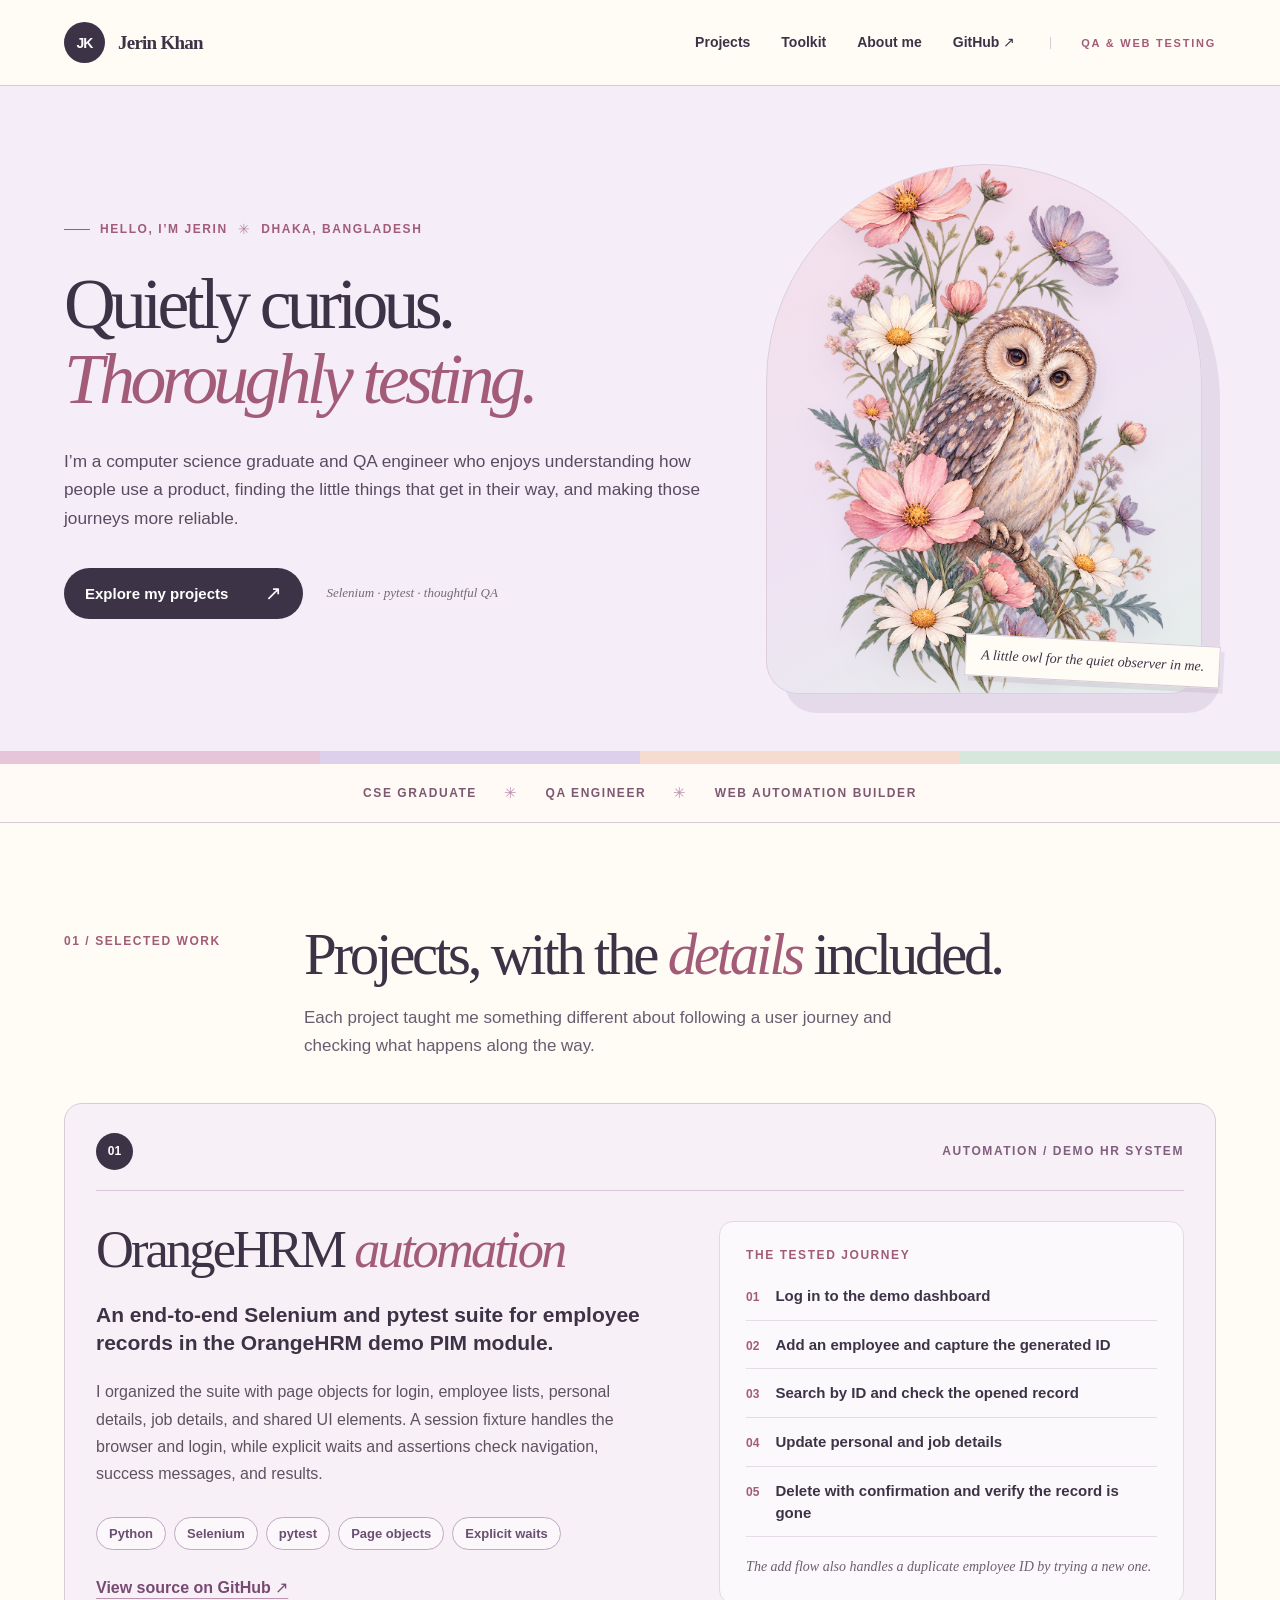
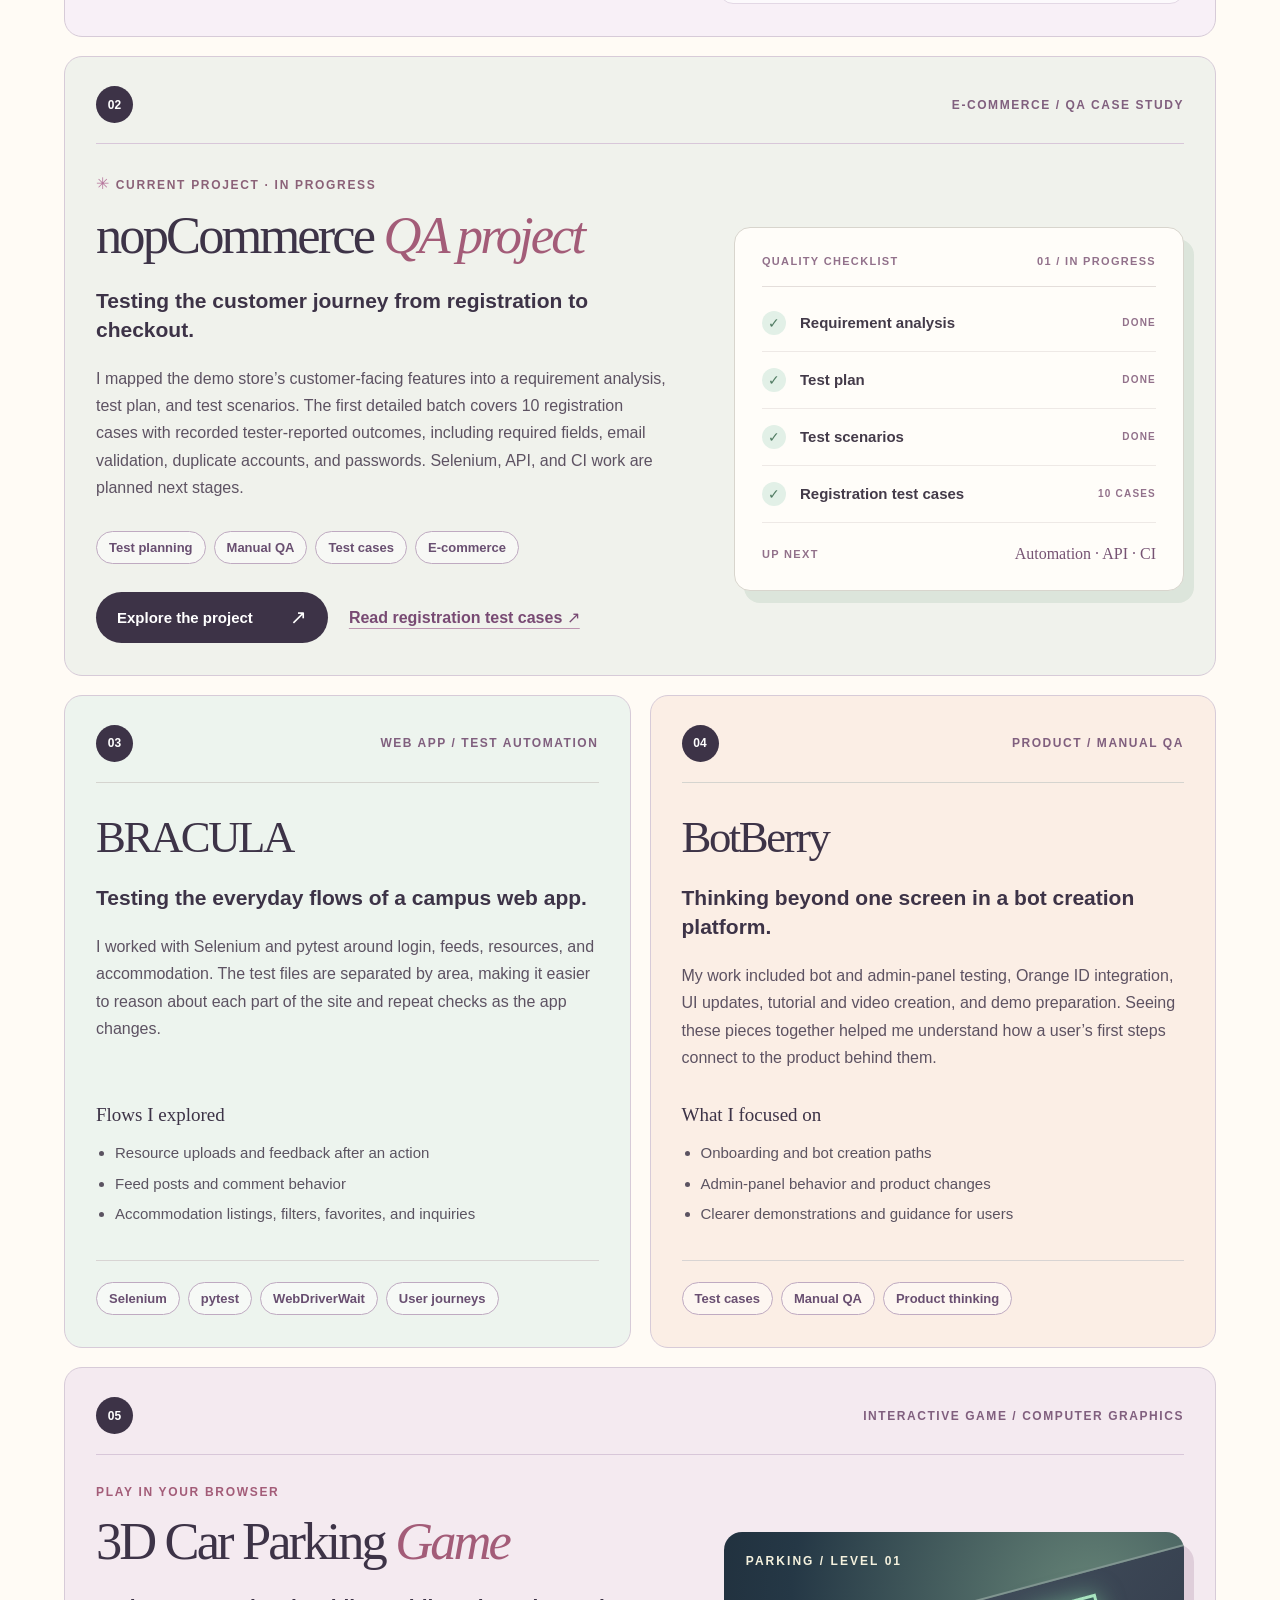
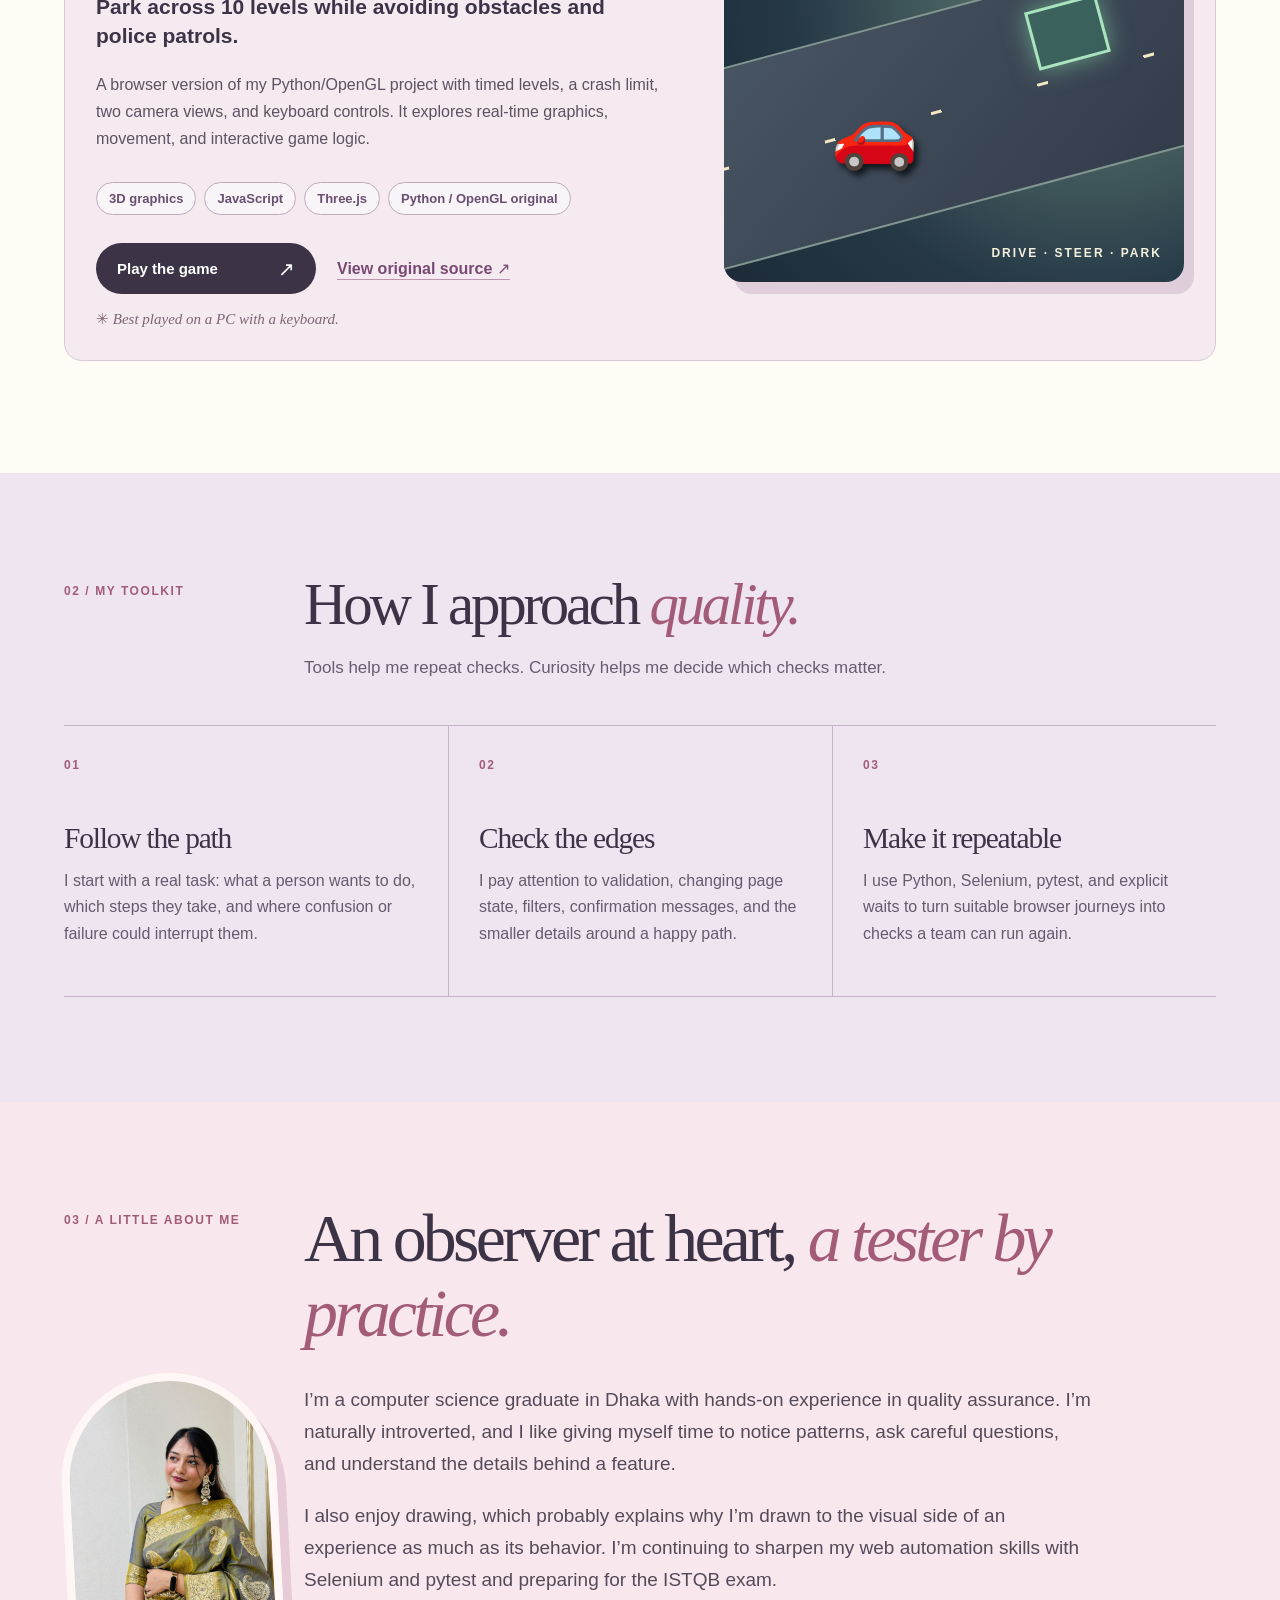
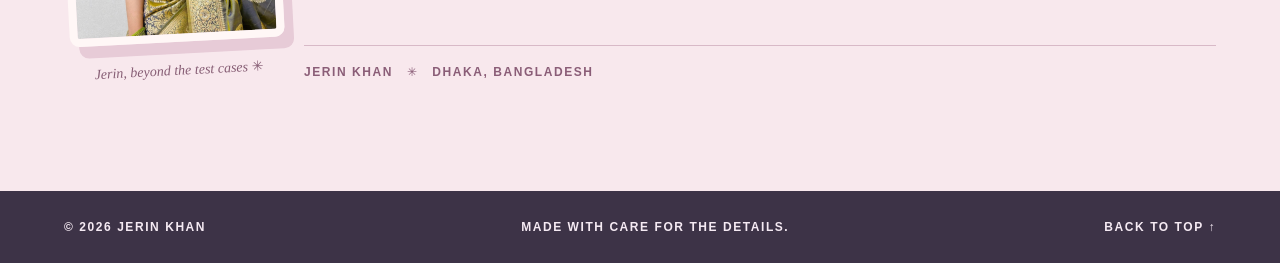
<file: index.html>
<!doctype html>
<html lang="en">
  <head>
    <meta charset="utf-8">
    <meta name="viewport" content="width=device-width, initial-scale=1">
    <meta name="theme-color" content="#f5eef8">
    <meta name="description" content="Jerin Khan is a computer science graduate and QA engineer in Dhaka. Explore her Selenium and pytest automation, web testing projects, and thoughtful approach to quality.">
    <title>Jerin Khan | QA & Web Testing</title>
    <link rel="icon" type="image/svg+xml" href="data:image/svg+xml,%3Csvg xmlns='http://www.w3.org/2000/svg' viewBox='0 0 64 64'%3E%3Crect width='64' height='64' rx='16' fill='%23ead8ef'/%3E%3Cpath d='M14 22Q32 6 50 22v21Q32 58 14 43z' fill='%236f557b'/%3E%3Ccircle cx='24' cy='30' r='8' fill='%23fff7ee'/%3E%3Ccircle cx='40' cy='30' r='8' fill='%23fff7ee'/%3E%3Ccircle cx='24' cy='30' r='3' fill='%233a3044'/%3E%3Ccircle cx='40' cy='30' r='3' fill='%233a3044'/%3E%3Cpath d='M28 41l4 5 4-5z' fill='%23f4ad91'/%3E%3C/svg%3E">
    <link rel="stylesheet" href="styles.css">
  </head>
  <body>
    <a class="skip-link" href="#main">Skip to content</a>
    <div class="site-shell" id="top">
      <header class="site-header">
        <a class="wordmark" href="#top" aria-label="Jerin Khan, back to top"><span class="wordmark-initials">JK</span><span>Jerin Khan</span></a>
        <nav aria-label="Main navigation">
          <a href="#work">Projects</a>
          <a href="#toolkit">Toolkit</a>
          <a href="#about">About me</a>
          <a href="https://github.com/Jerin022846" target="_blank" rel="noopener noreferrer">GitHub ↗</a>
        </nav>
        <span class="header-descriptor">QA & WEB TESTING</span>
      </header>

      <main id="main">
        <section class="hero" aria-labelledby="hero-title">
          <div class="hero-copy">
            <p class="eyebrow"><span class="eyebrow-line" aria-hidden="true"></span> HELLO, I’M JERIN <span class="eyebrow-star" aria-hidden="true">✳</span> DHAKA, BANGLADESH</p>
            <h1 id="hero-title">Quietly curious.<br><em>Thoroughly testing.</em></h1>
            <p class="hero-intro">I’m a computer science graduate and QA engineer who enjoys understanding how people use a product, finding the little things that get in their way, and making those journeys more reliable.</p>
            <div class="hero-actions"><a class="button-primary" href="#work">Explore my projects <span aria-hidden="true">↗</span></a><span class="hero-side-note">Selenium · pytest · thoughtful QA</span></div>
          </div>
          <div class="hero-art">
            <div class="art-frame"><img src="owl-flowers.png" width="1024" height="1536" alt="A gentle illustrated owl perched among pastel flowers"></div>
            <p class="art-caption">A little owl for the quiet observer in me.</p>
          </div>
        </section>

        <section class="intro-strip" aria-label="At a glance"><span>CSE GRADUATE</span><span class="strip-separator" aria-hidden="true">✳</span><span>QA ENGINEER</span><span class="strip-separator" aria-hidden="true">✳</span><span>WEB AUTOMATION BUILDER</span></section>

        <section class="work section-wrap" id="work" aria-labelledby="work-title">
          <div class="section-heading"><p class="section-kicker">01 / SELECTED WORK</p><div><h2 id="work-title">Projects, with the <em>details</em> included.</h2><p>Each project taught me something different about following a user journey and checking what happens along the way.</p></div></div>

          <article class="case-study case-featured" aria-labelledby="orange-title">
            <div class="case-header"><span class="case-index">01</span><span class="case-type">AUTOMATION / DEMO HR SYSTEM</span></div>
            <div class="case-featured-grid">
              <div class="case-summary"><h3 id="orange-title">OrangeHRM <em>automation</em></h3><p class="case-lead">An end-to-end Selenium and pytest suite for employee records in the OrangeHRM demo PIM module.</p><p>I organized the suite with page objects for login, employee lists, personal details, job details, and shared UI elements. A session fixture handles the browser and login, while explicit waits and assertions check navigation, success messages, and results.</p><div class="tag-list"><span>Python</span><span>Selenium</span><span>pytest</span><span>Page objects</span><span>Explicit waits</span></div><p class="project-links"><a href="https://github.com/Jerin022846/CRUD_Automation_testing" target="_blank" rel="noopener noreferrer">View source on GitHub <span aria-hidden="true">↗</span></a></p></div>
              <div class="case-flow"><p class="case-flow-title">THE TESTED JOURNEY</p><ol><li><span>01</span>Log in to the demo dashboard</li><li><span>02</span>Add an employee and capture the generated ID</li><li><span>03</span>Search by ID and check the opened record</li><li><span>04</span>Update personal and job details</li><li><span>05</span>Delete with confirmation and verify the record is gone</li></ol><p class="case-note">The add flow also handles a duplicate employee ID by trying a new one.</p></div>
            </div>
          </article>

          <article class="case-study case-nopcommerce" aria-labelledby="nop-title">
            <div class="case-header"><span class="case-index">02</span><span class="case-type">E-COMMERCE / QA CASE STUDY</span></div>
            <div class="nop-grid">
              <div class="nop-copy"><p class="nop-status"><span aria-hidden="true">✳</span> CURRENT PROJECT · IN PROGRESS</p><h3 id="nop-title">nopCommerce <em>QA project</em></h3><p class="case-lead">Testing the customer journey from registration to checkout.</p><p>I mapped the demo store’s customer-facing features into a requirement analysis, test plan, and test scenarios. The first detailed batch covers 10 registration cases with recorded tester-reported outcomes, including required fields, email validation, duplicate accounts, and passwords. Selenium, API, and CI work are planned next stages.</p><div class="tag-list"><span>Test planning</span><span>Manual QA</span><span>Test cases</span><span>E-commerce</span></div><div class="nop-actions"><a class="button-primary" href="https://github.com/Jerin022846/nopcommerce-ecommerce-QA" target="_blank" rel="noopener noreferrer">Explore the project <span aria-hidden="true">↗</span></a><a class="game-source" href="https://github.com/Jerin022846/nopcommerce-ecommerce-QA/blob/main/test-cases/Registration_Test_Cases.md" target="_blank" rel="noopener noreferrer">Read registration test cases ↗</a></div></div>
              <div class="nop-board" aria-hidden="true"><div class="nop-board-head"><span>QUALITY CHECKLIST</span><span>01 / IN PROGRESS</span></div><div class="nop-board-row"><span class="nop-check">✓</span><span>Requirement analysis</span><span>DONE</span></div><div class="nop-board-row"><span class="nop-check">✓</span><span>Test plan</span><span>DONE</span></div><div class="nop-board-row"><span class="nop-check">✓</span><span>Test scenarios</span><span>DONE</span></div><div class="nop-board-row"><span class="nop-check">✓</span><span>Registration test cases</span><span>10 CASES</span></div><div class="nop-board-foot"><span>UP NEXT</span><strong>Automation · API · CI</strong></div></div>
            </div>
          </article>
          <div class="case-pair">
            <article class="case-study case-bracula" aria-labelledby="bracula-title"><div class="case-header"><span class="case-index">03</span><span class="case-type">WEB APP / TEST AUTOMATION</span></div><h3 id="bracula-title">BRACULA</h3><p class="case-lead">Testing the everyday flows of a campus web app.</p><p>I worked with Selenium and pytest around login, feeds, resources, and accommodation. The test files are separated by area, making it easier to reason about each part of the site and repeat checks as the app changes.</p><div class="case-small-details"><h4>Flows I explored</h4><ul><li>Resource uploads and feedback after an action</li><li>Feed posts and comment behavior</li><li>Accommodation listings, filters, favorites, and inquiries</li></ul></div><div class="tag-list"><span>Selenium</span><span>pytest</span><span>WebDriverWait</span><span>User journeys</span></div></article>
            <article class="case-study case-botberry" aria-labelledby="botberry-title"><div class="case-header"><span class="case-index">04</span><span class="case-type">PRODUCT / MANUAL QA</span></div><h3 id="botberry-title">BotBerry</h3><p class="case-lead">Thinking beyond one screen in a bot creation platform.</p><p>My work included bot and admin-panel testing, Orange ID integration, UI updates, tutorial and video creation, and demo preparation. Seeing these pieces together helped me understand how a user’s first steps connect to the product behind them.</p><div class="case-small-details"><h4>What I focused on</h4><ul><li>Onboarding and bot creation paths</li><li>Admin-panel behavior and product changes</li><li>Clearer demonstrations and guidance for users</li></ul></div><div class="tag-list"><span>Test cases</span><span>Manual QA</span><span>Product thinking</span></div></article>
          </div>
          <article class="case-study case-game" aria-labelledby="game-title">
            <div class="case-header"><span class="case-index">05</span><span class="case-type">INTERACTIVE GAME / COMPUTER GRAPHICS</span></div>
            <div class="game-grid">
              <div><p class="game-eyebrow">PLAY IN YOUR BROWSER</p><h3 id="game-title">3D Car Parking <em>Game</em></h3><p class="case-lead">Park across 10 levels while avoiding obstacles and police patrols.</p><p>A browser version of my Python/OpenGL project with timed levels, a crash limit, two camera views, and keyboard controls. It explores real-time graphics, movement, and interactive game logic.</p><div class="tag-list"><span>3D graphics</span><span>JavaScript</span><span>Three.js</span><span>Python / OpenGL original</span></div><div class="game-actions"><a class="button-primary" href="https://jerin022846.github.io/parking-game/" target="_blank" rel="noopener noreferrer">Play the game <span aria-hidden="true">↗</span></a><a class="game-source" href="https://github.com/Jerin022846/3d_parking_game_with_police_patroling" target="_blank" rel="noopener noreferrer">View original source ↗</a></div><p class="game-play-note">✳ Best played on a PC with a keyboard.</p></div>
              <div class="game-scene" aria-hidden="true"><span class="game-scene-label">PARKING / LEVEL 01</span><div class="game-road"><span class="parking-bay"></span><span class="game-car">🚗</span></div><span class="game-scene-footer">DRIVE · STEER · PARK</span></div>
            </div>
          </article>
        </section>

        <section class="toolkit" id="toolkit" aria-labelledby="toolkit-title"><div class="section-wrap"><div class="section-heading"><p class="section-kicker">02 / MY TOOLKIT</p><div><h2 id="toolkit-title">How I approach <em>quality.</em></h2><p>Tools help me repeat checks. Curiosity helps me decide which checks matter.</p></div></div><div class="toolkit-grid"><div><span class="tool-number">01</span><h3>Follow the path</h3><p>I start with a real task: what a person wants to do, which steps they take, and where confusion or failure could interrupt them.</p></div><div><span class="tool-number">02</span><h3>Check the edges</h3><p>I pay attention to validation, changing page state, filters, confirmation messages, and the smaller details around a happy path.</p></div><div><span class="tool-number">03</span><h3>Make it repeatable</h3><p>I use Python, Selenium, pytest, and explicit waits to turn suitable browser journeys into checks a team can run again.</p></div></div></div></section>

        <section class="about section-wrap" id="about" aria-labelledby="about-title"><div class="about-aside"><p class="section-kicker">03 / A LITTLE ABOUT ME</p><figure class="profile-portrait"><img src="profile-photo.png" alt="Portrait of Jerin Khan" loading="lazy"><figcaption>Jerin, beyond the test cases ✳</figcaption></figure></div><div class="about-main"><h2 id="about-title">An observer at heart, <em>a tester by practice.</em></h2><p>I’m a computer science graduate in Dhaka with hands-on experience in quality assurance. I’m naturally introverted, and I like giving myself time to notice patterns, ask careful questions, and understand the details behind a feature.</p><p>I also enjoy drawing, which probably explains why I’m drawn to the visual side of an experience as much as its behavior. I’m continuing to sharpen my web automation skills with Selenium and pytest and preparing for the ISTQB exam.</p><div class="about-signature">JERIN KHAN <span aria-hidden="true">✳</span> DHAKA, BANGLADESH</div></div></section>
      </main>
      <footer class="site-footer"><span>© <span id="year">2026</span> JERIN KHAN</span><span>MADE WITH CARE FOR THE DETAILS.</span><a href="#top">BACK TO TOP ↑</a></footer>
    </div>
    <script src="script.js" defer></script>
  </body>
</html>
</file>
<file: styles.css>
:root{color-scheme:light;--plum:#3d3347;--muted:#685d70;--lilac:#e9dff2;--lavender:#f5eef8;--blush:#f8e8ec;--peach:#fbeee5;--cream:#fffbf5;--mint:#edf4ee;--rose:#a35c78;--line:#d7cbd8;font-family:Arial,Helvetica,sans-serif;font-synthesis:none;scroll-behavior:smooth}
*{box-sizing:border-box}body{margin:0;background:var(--cream);color:var(--plum)}a{color:inherit;text-decoration:none}a:focus-visible{outline:3px solid var(--rose);outline-offset:4px}h1,h2,h3,h4,p{margin-top:0}::selection{background:#e6b7cc;color:var(--plum)}.skip-link{position:absolute;top:-100px;left:16px;background:#fff;padding:12px;z-index:30}.skip-link:focus{top:16px}.site-shell{width:min(100%,1800px);margin:0 auto;overflow:hidden}.site-header{height:86px;display:flex;align-items:center;gap:35px;padding:0 5%;background:var(--cream);border-bottom:1px solid var(--line)}.wordmark{display:inline-flex;align-items:center;gap:13px;white-space:nowrap;font-family:Georgia,serif;font-size:19px;font-weight:700;letter-spacing:-.04em}.wordmark-initials{width:41px;height:41px;border-radius:50%;display:grid;place-items:center;background:var(--plum);color:#fff;font-family:Arial,sans-serif;font-size:14px;font-weight:700;letter-spacing:-.06em}.site-header nav{display:flex;gap:31px;margin-left:auto;font-size:14px;font-weight:700}.site-header nav a{padding:9px 0;border-bottom:1px solid transparent}.site-header nav a:hover{border-color:var(--rose)}.header-descriptor{font-size:11px;letter-spacing:.16em;font-weight:800;border-left:1px solid var(--line);padding-left:30px;white-space:nowrap;color:var(--rose)}
.hero{background:var(--lavender);display:grid;grid-template-columns:minmax(0,1.16fr) minmax(320px,.84fr);align-items:center;gap:4%;padding:60px 5% 70px;min-height:670px;position:relative}.hero::before{content:"";position:absolute;inset:auto 0 0;height:13px;background:linear-gradient(90deg,#e6c5d9 0 25%,#ddd0ec 25% 50%,#f6dcce 50% 75%,#d6e8dd 75%)}.hero-copy{position:relative;z-index:2;padding:20px 0}.eyebrow,.section-kicker,.case-type,.case-flow-title,.case-index,.tool-number,.intro-strip,.about-signature,.site-footer{font-size:12px;font-weight:800;letter-spacing:.13em}.eyebrow{display:flex;align-items:center;flex-wrap:wrap;gap:10px;color:var(--rose);margin-bottom:30px}.eyebrow-line{width:26px;height:1px;background:var(--rose)}.eyebrow-star{font-size:14px;color:#b787a5}.hero h1{font-family:Georgia,'Times New Roman',serif;font-weight:400;font-size:clamp(3.4rem,5.6vw,6.8rem);line-height:1.05;letter-spacing:-.065em;margin:0 0 29px;max-width:920px}.hero h1 em{color:var(--rose);font-weight:400}.hero-intro{font-size:clamp(1.08rem,1.35vw,1.3rem);line-height:1.66;max-width:640px;color:#584c61;margin:0 0 35px}.hero-actions{display:flex;align-items:center;flex-wrap:wrap;gap:23px}.button-primary{display:inline-flex;align-items:center;justify-content:space-between;gap:37px;background:var(--plum);color:#fff;padding:17px 21px;border-radius:100px;font-size:15px;font-weight:700;min-width:220px;transition:transform .2s,background .2s}.button-primary:hover{transform:translateY(-3px);background:#654c6a}.button-primary span{font-size:20px;line-height:0}.hero-side-note{font-size:13px;color:#766879;font-family:Georgia,serif;font-style:italic}.hero-art{position:relative;justify-self:center;width:min(100%,490px);padding:18px 14px 0}.art-frame{height:530px;background:linear-gradient(150deg,#f4dfe9 0%,#efe3f3 52%,#e5eeea 100%);border:1px solid #ddcddf;border-radius:230px 230px 34px 34px;overflow:hidden;display:flex;align-items:end;justify-content:center;box-shadow:18px 19px 0 rgba(117,77,129,.12)}.art-frame img{width:106%;height:108%;object-fit:contain;object-position:center bottom;display:block;filter:drop-shadow(0 12px 12px rgba(75,54,80,.09))}.art-caption{position:absolute;bottom:12px;right:-4px;background:var(--cream);border:1px solid var(--line);padding:12px 15px;margin:0;font-family:Georgia,serif;font-size:14px;font-style:italic;transform:rotate(3deg);box-shadow:4px 5px 0 rgba(99,72,110,.10)}
.intro-strip{display:flex;align-items:center;justify-content:center;flex-wrap:wrap;gap:27px;padding:20px 5%;background:#fffaf6;color:#7c5871;border-bottom:1px solid var(--line);text-align:center}.strip-separator{color:#bd90ad;font-size:15px}.section-wrap{padding:100px 5% 112px}.section-heading{display:grid;grid-template-columns:215px minmax(0,1fr);gap:25px;margin-bottom:43px}.section-kicker{color:var(--rose);margin:11px 0 0}.section-heading h2,.about h2{font-family:Georgia,serif;font-weight:400;font-size:clamp(2.8rem,4.6vw,5.35rem);line-height:1.1;letter-spacing:-.055em;max-width:820px;margin:0 0 16px}.section-heading h2 em,.about h2 em{font-weight:400;color:var(--rose)}.section-heading>div>p{font-size:17px;line-height:1.65;color:var(--muted);max-width:650px;margin:0}.work{background:var(--cream)}.case-study{border:1px solid var(--line);border-radius:18px;padding:29px 31px 32px}.case-featured{background:#f8f0f7}.case-header{display:flex;align-items:center;justify-content:space-between;gap:15px;border-bottom:1px solid #d8c7d9;padding-bottom:20px;margin-bottom:30px}.case-index{background:var(--plum);color:#fff;display:grid;place-items:center;width:37px;height:37px;border-radius:50%;letter-spacing:0}.case-type{color:#805f7e;text-align:right}.case-featured-grid{display:grid;grid-template-columns:1fr .85fr;gap:7%;align-items:start}.case-study h3{font-family:Georgia,serif;font-weight:400;letter-spacing:-.055em;line-height:1.08;margin:0 0 23px}.case-featured h3{font-size:clamp(2.8rem,4.1vw,4.8rem)}.case-study h3 em{color:var(--rose);font-weight:400}.case-lead{font-size:21px;line-height:1.38;color:var(--plum);font-weight:700;max-width:660px;margin-bottom:20px}.case-summary>p:not(.case-lead),.case-pair article>p:not(.case-lead){font-size:16px;line-height:1.7;color:#5d5262;max-width:690px}.tag-list{display:flex;flex-wrap:wrap;gap:8px;margin-top:30px}.tag-list span{border:1px solid #bfaac1;background:rgba(255,255,255,.45);border-radius:100px;padding:8px 12px;font-size:13px;font-weight:700;color:#694f71}.case-flow{background:rgba(255,255,255,.63);border:1px solid #e3d8e5;border-radius:14px;padding:26px}.case-flow-title{color:var(--rose);margin:0 0 10px}.case-flow ol{list-style:none;margin:0;padding:0}.case-flow li{display:flex;gap:16px;align-items:baseline;border-bottom:1px solid #e6dce7;padding:13px 0;font-size:15px;line-height:1.45;font-weight:700}.case-flow li span{color:var(--rose);font-size:12px;font-weight:800}.case-note{font-family:Georgia,serif;color:#6e5e72;font-size:14px;font-style:italic;line-height:1.5;margin:19px 0 0}.case-pair{display:grid;grid-template-columns:1fr 1fr;gap:19px;margin-top:19px}.case-pair .case-study{display:flex;flex-direction:column;min-height:600px}.case-bracula{background:var(--mint)}.case-botberry{background:var(--peach)}.case-pair .case-header{border-color:#d5d4cf}.case-pair h3{font-size:clamp(2.7rem,3.5vw,4.1rem)}.case-small-details{margin-top:auto;padding-top:17px}.case-small-details h4{font-family:Georgia,serif;font-size:19px;font-weight:400;margin:0 0 12px}.case-small-details ul{margin:0;padding-left:19px;color:#5b5361;font-size:15px;line-height:1.65}.case-small-details li{padding:3px 0}.case-pair .tag-list{padding-top:21px;border-top:1px solid #d8d4d3}
.toolkit{background:#eee5f1}.toolkit .section-wrap{padding-bottom:105px}.toolkit-grid{display:grid;grid-template-columns:repeat(3,1fr);border-top:1px solid #c6b3ca;border-bottom:1px solid #c6b3ca}.toolkit-grid>div{padding:29px 30px 32px 0;min-height:270px}.toolkit-grid>div+div{border-left:1px solid #c6b3ca;padding-left:30px}.tool-number{color:var(--rose)}.toolkit-grid h3{font-family:Georgia,serif;font-size:clamp(1.6rem,2.3vw,2.4rem);font-weight:400;letter-spacing:-.04em;margin:49px 0 13px}.toolkit-grid p{font-size:16px;line-height:1.64;color:#665a6c;max-width:370px;margin:0}.about{display:grid;grid-template-columns:215px minmax(0,920px);gap:25px;background:#f8e8ed}.about-aside{display:flex;flex-direction:column;justify-content:space-between;min-height:440px}.about-asterisk{font-family:Georgia,serif;font-size:93px;color:#c58ba7;line-height:1}.about h2{font-size:clamp(3.1rem,5.3vw,6.15rem);margin-bottom:33px}.about-main p{font-size:19px;line-height:1.68;color:#554a59;max-width:790px;margin:0 0 20px}.about-signature{border-top:1px solid #d8b9c7;margin-top:49px;padding-top:19px;color:#8a5d77}.about-signature span{padding:0 9px}.site-footer{display:flex;justify-content:space-between;gap:20px;padding:29px 5%;background:var(--plum);color:#f5eaf3;font-size:12px}.site-footer a:hover{text-decoration:underline;text-underline-offset:4px}
@media(max-width:1120px){.header-descriptor{display:none}.hero{grid-template-columns:1fr .7fr;gap:2%}.hero h1{font-size:clamp(3.4rem,6vw,5.8rem)}.art-frame{height:470px}.section-heading,.about{grid-template-columns:160px 1fr}.case-featured-grid{gap:4%}}
@media(max-width:780px){.site-header{height:72px;gap:12px}.site-header nav{gap:17px;font-size:13px}.wordmark{font-size:16px}.wordmark-initials{width:35px;height:35px}.hero{grid-template-columns:1fr;padding-top:62px;gap:24px}.hero h1{font-size:clamp(3.3rem,8vw,5.4rem)}.hero-art{width:min(100%,460px)}.art-frame{height:475px}.section-wrap{padding:75px 5% 85px}.section-heading{display:block}.section-kicker{margin:0 0 22px}.case-featured-grid,.case-pair{grid-template-columns:1fr}.case-pair .case-study{min-height:unset}.case-featured-grid{gap:32px}.case-small-details{margin-top:15px}.toolkit-grid{grid-template-columns:1fr}.toolkit-grid>div,.toolkit-grid>div+div{min-height:unset;border-left:0;padding:24px 0 28px}.toolkit-grid>div+div{border-top:1px solid #c6b3ca}.toolkit-grid h3{margin:20px 0 8px}.about{display:block}.about-aside{min-height:unset;flex-direction:row;align-items:start;margin-bottom:20px}.about-asterisk{font-size:50px}.about h2{font-size:clamp(3.2rem,8vw,5rem)}}
@media(max-width:490px){.site-header{padding:0 5%}.wordmark{gap:0}.wordmark>span:last-child{display:none}.site-header nav{gap:15px}.hero{padding-top:49px}.eyebrow{font-size:10px;gap:7px}.hero h1{font-size:clamp(3rem,12vw,4.2rem)}.hero-intro{font-size:16px}.hero-side-note{display:none}.hero-art{width:94%;margin:5px auto 0}.art-frame{height:390px}.art-caption{font-size:12px;right:-11px}.intro-strip{gap:9px;padding:17px 5%;font-size:10px}.section-heading h2,.about h2{font-size:clamp(2.65rem,10vw,3.5rem)}.case-study{padding:23px 20px}.case-type{font-size:10px;letter-spacing:.1em}.case-featured h3,.case-pair h3{font-size:2.8rem}.case-lead{font-size:19px}.case-flow{padding:19px}.case-flow li{font-size:14px}.about-main p{font-size:17px}.site-footer>span:nth-child(2){display:none}}
@media(prefers-reduced-motion:reduce){:root{scroll-behavior:auto}*,*::before,*::after{transition-duration:.01ms!important;animation-duration:.01ms!important}}

/* Featured game and portrait */
.project-links{margin:24px 0 0}.project-links a,.game-source{color:#784a73;font-weight:700;text-decoration:underline;text-decoration-color:#bd95b1;text-underline-offset:5px}.project-links a:hover,.game-source:hover{color:#452a52}.case-game{background:#f4eaf0;margin-top:19px}.game-grid{display:grid;grid-template-columns:minmax(0,1.1fr) minmax(270px,.9fr);align-items:center;gap:6%}.game-grid h3{font-size:clamp(2.8rem,4.1vw,4.8rem)}.game-grid>div:first-child>p:not(.case-lead):not(.game-eyebrow):not(.game-play-note){font-size:16px;line-height:1.7;color:#5d5262}.game-eyebrow{color:var(--rose);font-size:12px;font-weight:800;letter-spacing:.14em;margin:0 0 14px}.game-actions{display:flex;flex-wrap:wrap;align-items:center;gap:21px;margin-top:28px}.game-play-note{color:#7e6477;font-family:Georgia,serif;font-size:15px;font-style:italic;margin:16px 0 0}.game-scene{position:relative;display:flex;flex-direction:column;justify-content:space-between;min-height:350px;border-radius:18px;background:radial-gradient(circle at 80% 20%,#668477,#253846 65%,#1d2a37);padding:22px;overflow:hidden;box-shadow:10px 12px 0 #dfceda}.game-scene-label,.game-scene-footer{font-size:12px;font-weight:800;letter-spacing:.17em;color:#f4f1de}.game-scene-footer{align-self:end}.game-road{position:absolute;inset:22% -10%;background:repeating-linear-gradient(90deg,transparent 0 32px,#f5e7c4 32px 43px,transparent 43px 110px) center center/100% 3px no-repeat,linear-gradient(145deg,#495664,#313a49);transform:rotate(-15deg);border-top:2px solid #819591;border-bottom:2px solid #819591}.parking-bay{position:absolute;right:20%;top:12%;width:74px;height:60px;border:3px solid #a9e4bf;background:#3b996d55;box-shadow:0 0 24px #8ee7aa88}.game-car{position:absolute;left:27%;top:30%;font-size:70px;filter:drop-shadow(4px 5px 3px #10171b);transform:rotate(15deg)}.profile-portrait{width:min(100%,245px);margin:0 0 0 0;transform:rotate(-3deg)}.profile-portrait img{display:block;width:100%;aspect-ratio:4/5;object-fit:cover;object-position:50% 32%;border-radius:130px 130px 12px 12px;border:8px solid #fff7f6;box-shadow:9px 12px 0 #e7cbd7}.profile-portrait figcaption{font-family:Georgia,serif;font-size:14px;color:#865d74;font-style:italic;margin-top:20px;text-align:center}.about-aside{justify-content:space-between;gap:28px}
@media(max-width:780px){.game-grid{grid-template-columns:1fr;gap:35px}.game-scene{min-height:300px}.profile-portrait{max-width:205px;margin-bottom:25px}.about-aside{flex-direction:column;align-items:start}}
@media(max-width:490px){.game-actions .button-primary{width:100%}.game-grid h3{font-size:2.8rem}.game-scene{min-height:250px}.profile-portrait{max-width:190px}}

/* Current nopCommerce QA case study */
.case-nopcommerce{margin-top:19px;background:#f0f2ec}.nop-grid{display:grid;grid-template-columns:minmax(0,1.12fr) minmax(270px,.88fr);gap:6%;align-items:center}.nop-copy h3{font-size:clamp(2.8rem,4.1vw,4.8rem)}.nop-copy>p:not(.case-lead):not(.nop-status){color:#5d5262;font-size:16px;line-height:1.7}.nop-status{font-size:12px;font-weight:800;letter-spacing:.14em;color:#8b6178;margin:0 0 14px}.nop-status span{font-size:16px;color:#b6779d}.nop-actions{display:flex;align-items:center;flex-wrap:wrap;gap:21px;margin-top:28px}.nop-board{background:#fffdf9;border:1px solid #d8d5cd;border-radius:16px;box-shadow:10px 12px 0 #dce5db;padding:27px;color:#433a49}.nop-board-head,.nop-board-row>span:last-child,.nop-board-foot>span{font-size:11px;letter-spacing:.12em;font-weight:800;color:#92718b}.nop-board-head{display:flex;justify-content:space-between;gap:10px;border-bottom:1px solid #e4dedb;padding-bottom:19px;margin-bottom:8px}.nop-board-row{display:grid;grid-template-columns:30px 1fr auto;gap:8px;align-items:center;border-bottom:1px solid #eee9e6;padding:16px 0;font-size:15px;font-weight:700}.nop-board-row>span:last-child{text-align:right;font-size:10px}.nop-check{width:24px;height:24px;border-radius:50%;display:grid;place-items:center;background:#e2f0e7;color:#507b62;font-size:14px}.nop-board-foot{display:flex;align-items:center;justify-content:space-between;gap:10px;margin-top:22px}.nop-board-foot strong{font-family:Georgia,serif;font-weight:400;color:#765373;font-size:16px;text-align:right}
@media(max-width:780px){.nop-grid{grid-template-columns:1fr;gap:35px}.nop-board{max-width:600px}}
@media(max-width:490px){.nop-actions .button-primary{width:100%}.nop-copy h3{font-size:2.8rem}.nop-board{padding:20px}.nop-board-row{font-size:13px}.nop-board-row>span:last-child{font-size:9px}}
</file>
